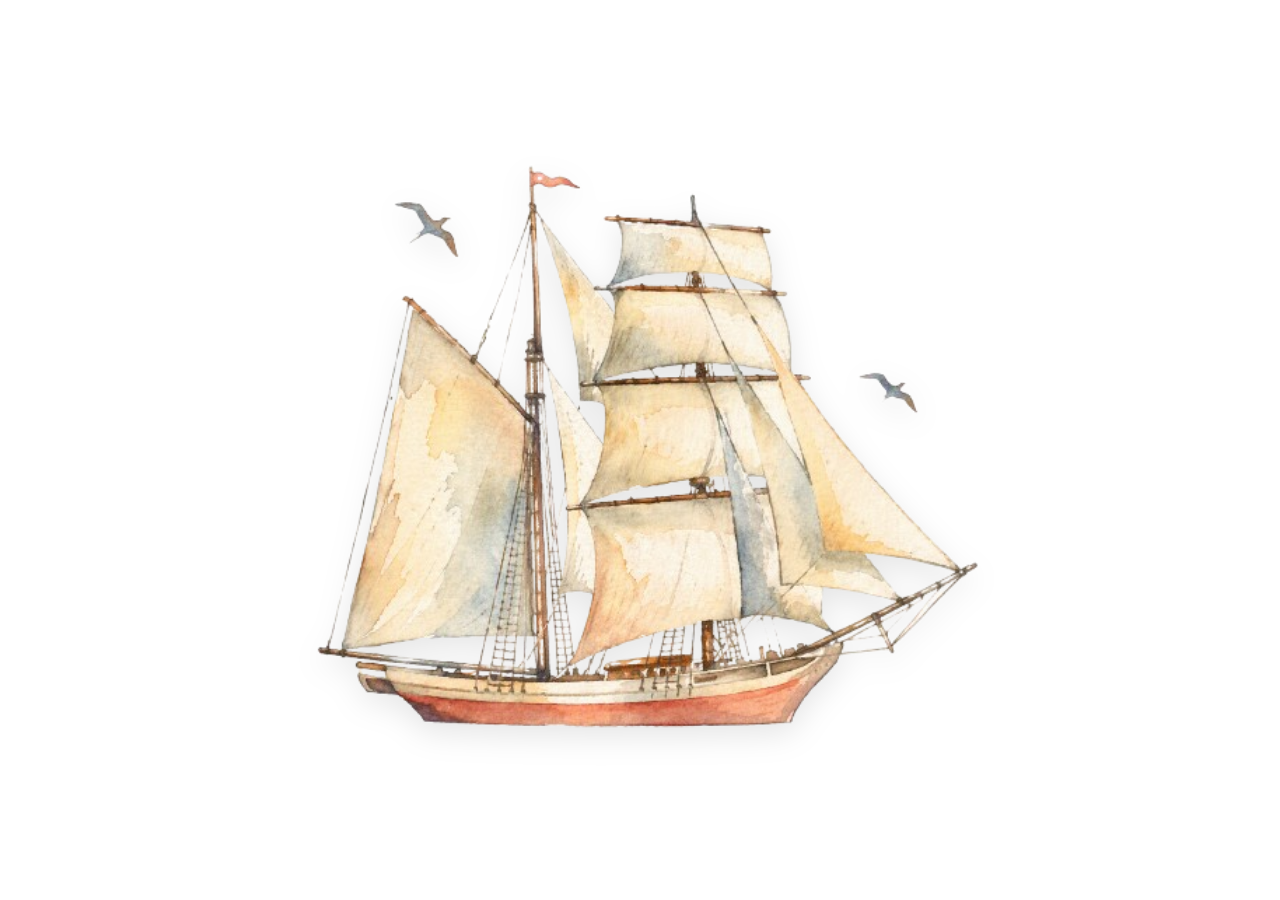
<file: barco/barco.html>
<!DOCTYPE html>
<html lang="es">
<head>
    <meta charset="UTF-8">
    <meta name="viewport" content="width=device-width, initial-scale=1.0">
    <title>Barco Animado</title>
    <link rel="stylesheet" href="barco.css">
</head>
<body>

    <div class="escena">
        <img src="barco.png" alt="Barco" class="barco">
    </div>

</body>
</html>
</file>
<file: barco/barco.css>
*{
    margin:0;
    padding:0;
    box-sizing:border-box;
}

body{
    min-height:100vh;
    display:flex;
    justify-content:center;
    align-items:center;
    background:#ffffff;
    overflow:hidden;
}

.escena{
    width:min(90vw,700px);
}

.barco{
    width:100%;
    display:block;

    transform-origin:center bottom;

    animation:navegar 6s ease-in-out infinite;

    filter:drop-shadow(0 10px 15px rgba(0,0,0,.10));
}

@keyframes navegar{

    0%{
        transform:
            translateY(0px)
            rotate(-1.5deg);
    }

    25%{
        transform:
            translateY(-6px)
            rotate(1deg);
    }

    50%{
        transform:
            translateY(0px)
            rotate(-1.5deg);
    }

    75%{
        transform:
            translateY(4px)
            rotate(1deg);
    }

    100%{
        transform:
            translateY(0px)
            rotate(-1.5deg);
    }

}

.escena{
    position:relative;
    width:min(90vw,700px);
}

@keyframes olas{
    from{
        transform:translateX(0);
    }
    to{
        transform:translateX(-40px);
    }
}
</file>
